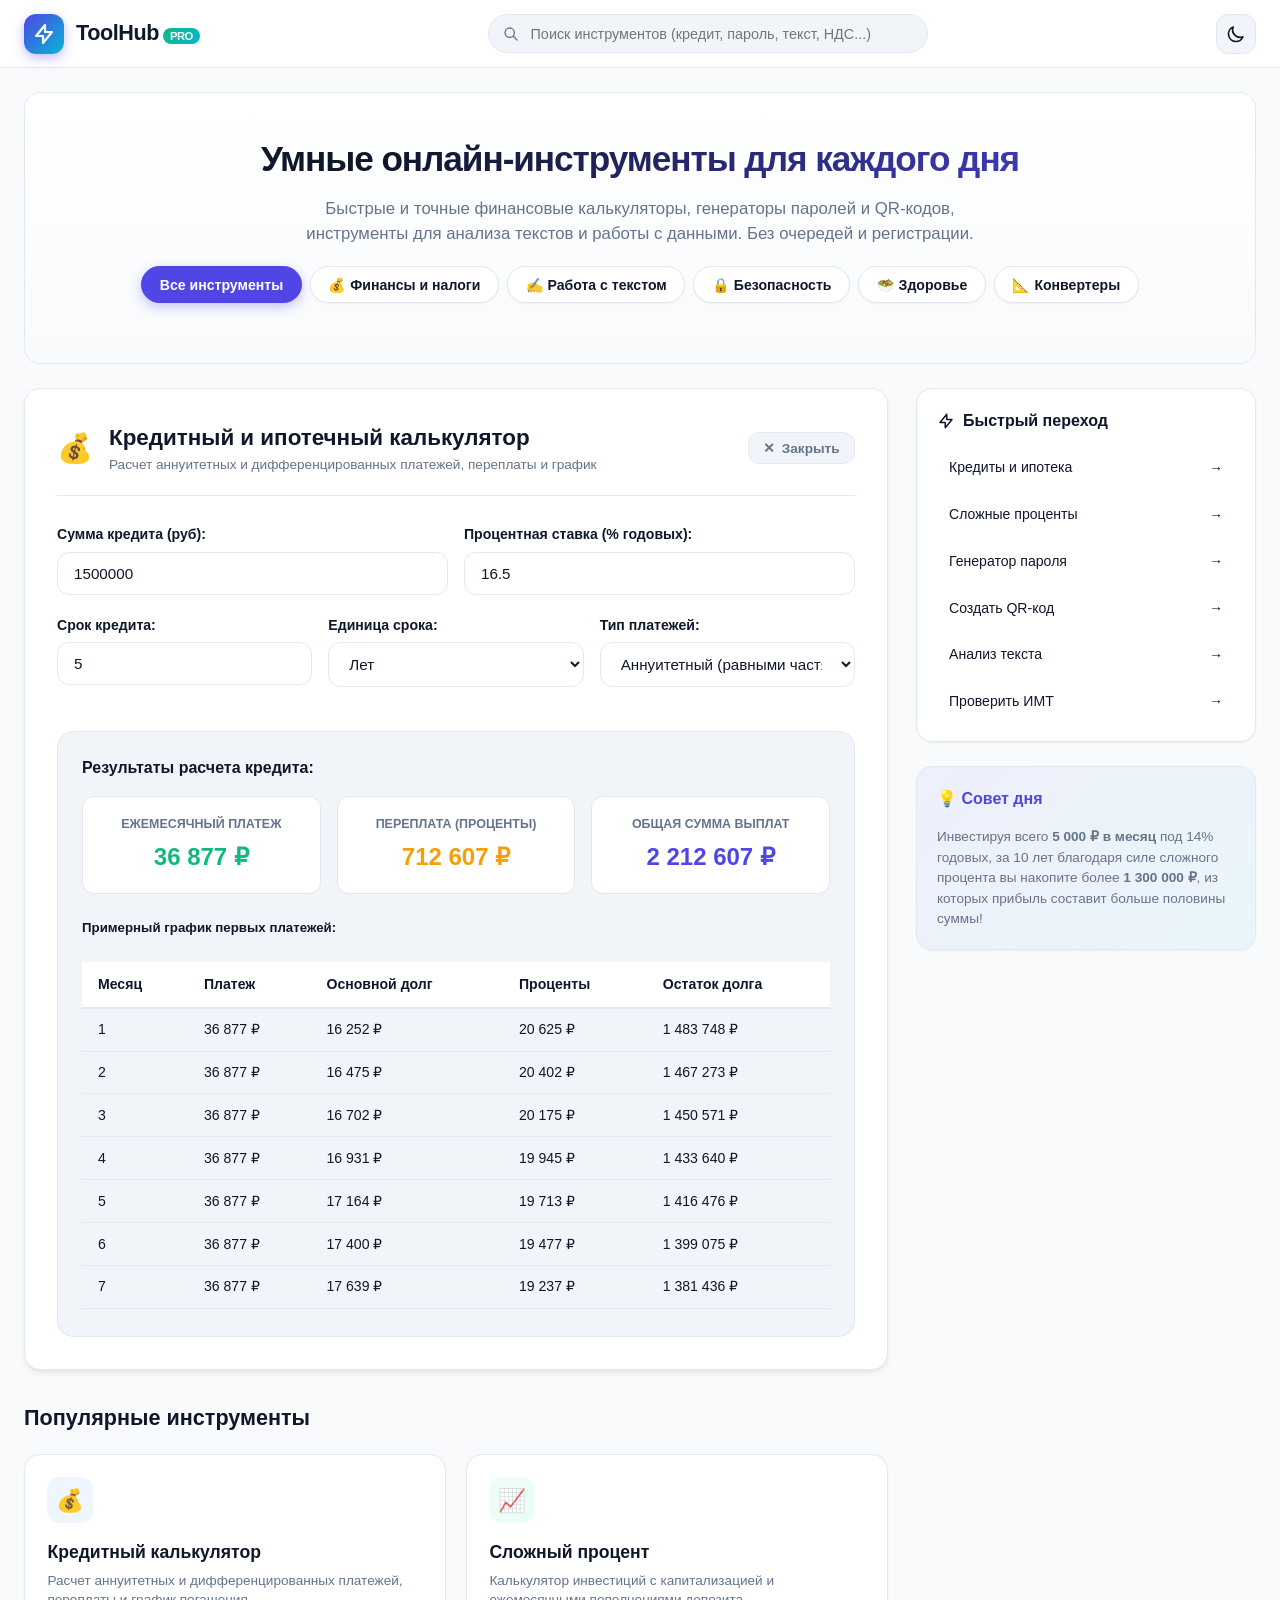
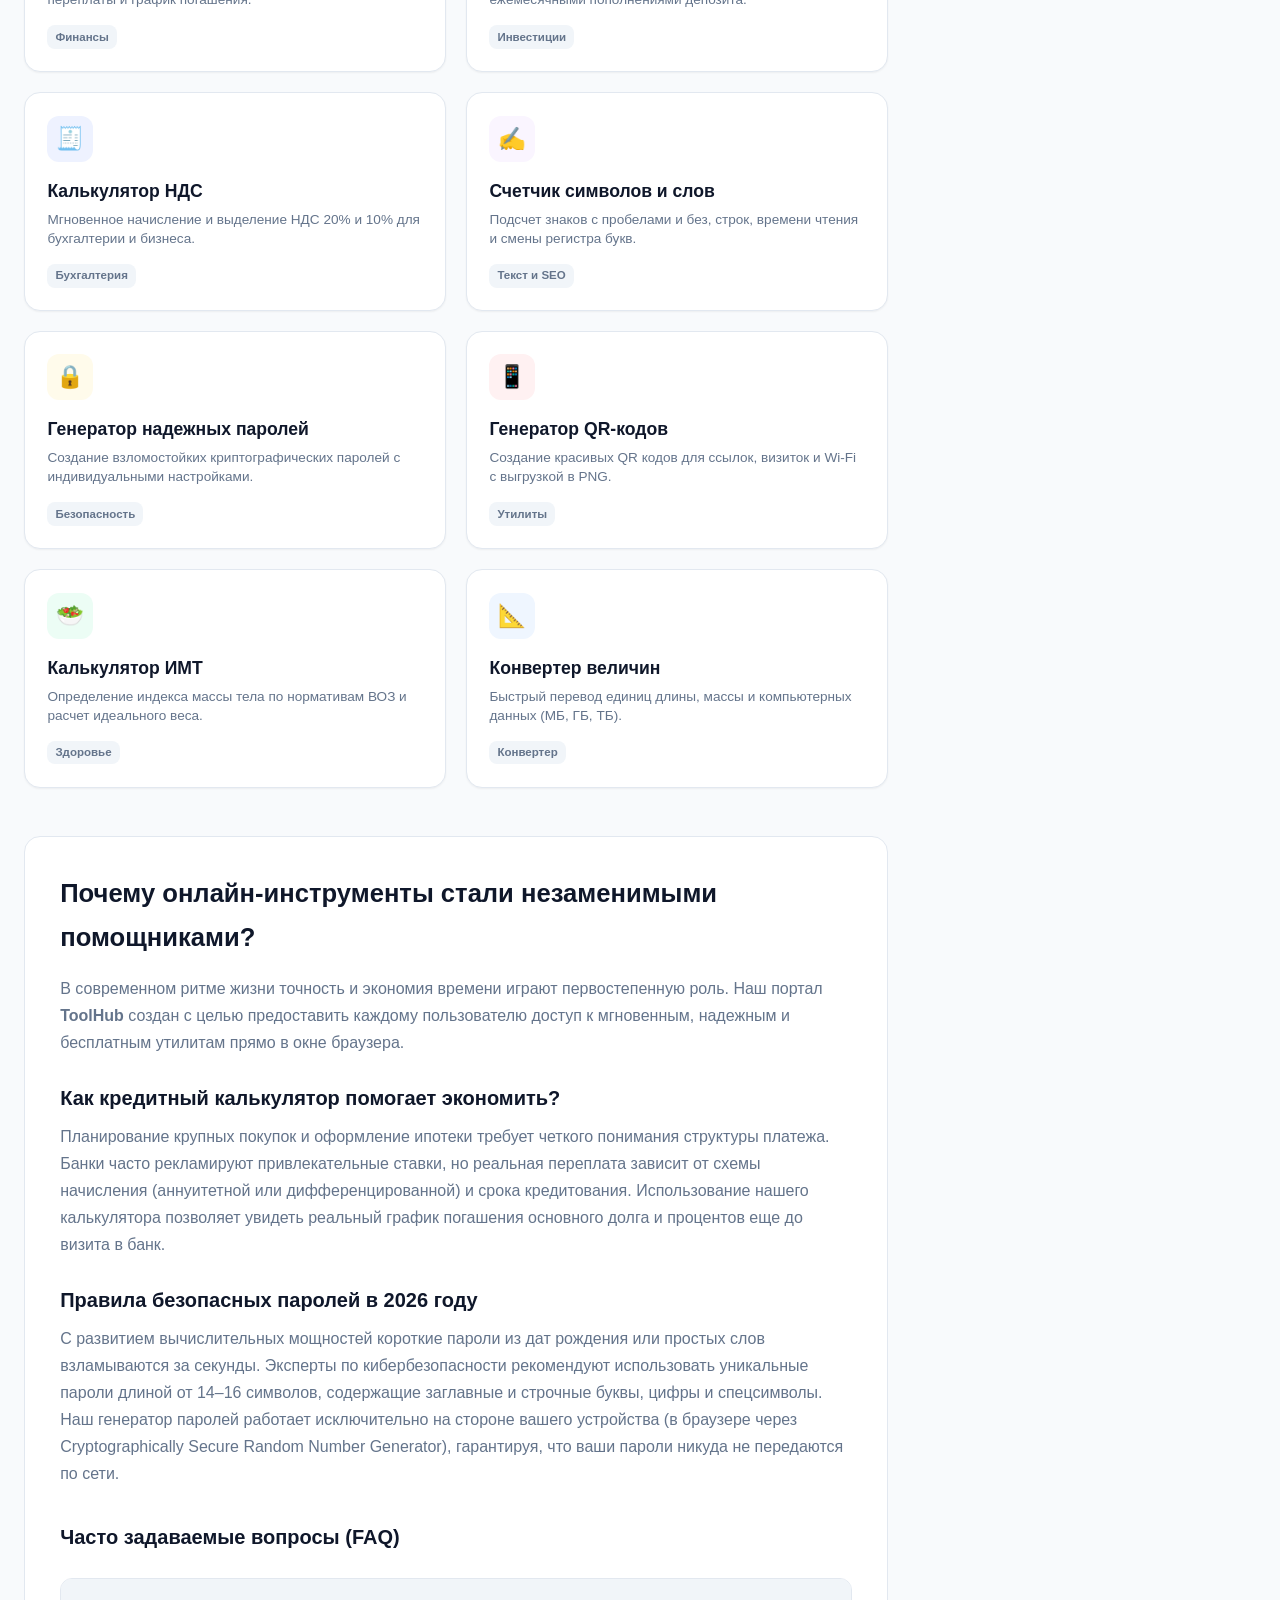
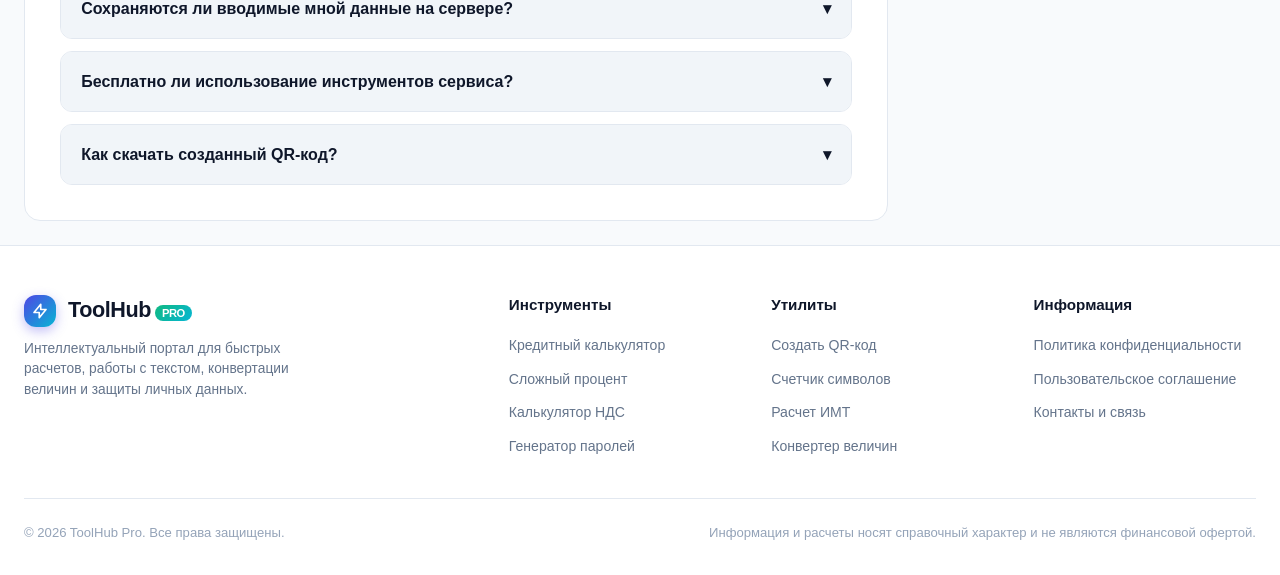
<file: index.html>
<!DOCTYPE html>
<html lang="ru" data-theme="light">
<head>
  <meta charset="UTF-8">
  <meta name="viewport" content="width=device-width, initial-scale=1.0">
  <title>ToolHub — Полезные онлайн калькуляторы и инструменты бесплатно</title>
  <meta name="description" content="Универсальный портал бесплатных онлайн-инструментов: кредитный калькулятор, сложный процент, расчет НДС, генератор надежных паролей, QR-код онлайн, подсчет символов и слов, калькулятор ИМТ.">
  <meta name="keywords" content="онлайн калькулятор, кредитный калькулятор, генератор паролей, подсчет символов, qr код онлайн, расчет ндс, сложный процент">
  <link rel="canonical" href="https://toolhubru.netlify.app/">
  
  <!-- Open Graph / Соцсети -->
  <meta property="og:type" content="website">
  <meta property="og:title" content="ToolHub — Полезные онлайн калькуляторы и инструменты">
  <meta property="og:description" content="Все популярные инструменты и калькуляторы в одном месте. Быстро, точно и без рекламы на весь экран.">
  <meta property="og:url" content="https://toolhubru.netlify.app/">

  <!-- Стили -->
  <link rel="stylesheet" href="css/style.css">

  <!-- Google AdSense -->
  <script async src="https://pagead2.googlesyndication.com/pagead/js/adsbygoogle.js?client=ca-pub-3663275754582793"
     crossorigin="anonymous"></script>

  <!-- Google Site Verification -->
  <meta name="google-site-verification" content="I2spP5wuBiaCLEjai1HdsvS7xEB3YKk5bXtyg-3AJss" />
</head>
<body>

  <!-- ======================================================================
       ШАПКА САЙТА (HEADER)
       ====================================================================== -->
  <header class="site-header">
    <div class="header-container">
      <a href="index.html" class="brand">
        <div class="brand-icon">
          <svg width="24" height="24" fill="none" stroke="currentColor" stroke-width="2.2" viewBox="0 0 24 24">
            <path stroke-linecap="round" stroke-linejoin="round" d="M13 10V3L4 14h7v7l9-11h-7z"/>
          </svg>
        </div>
        <div>ToolHub<span class="badge-pro">PRO</span></div>
      </a>

      <!-- Поисковая строка -->
      <div class="search-bar">
        <svg fill="none" stroke="currentColor" viewBox="0 0 24 24">
          <path stroke-linecap="round" stroke-linejoin="round" stroke-width="2" d="M21 21l-6-6m2-5a7 7 0 11-14 0 7 7 0 0114 0z"/>
        </svg>
        <input type="text" id="toolSearchInput" placeholder="Поиск инструментов (кредит, пароль, текст, НДС...)" aria-label="Поиск по инструментам">
      </div>

      <!-- Действия: переключатель тем -->
      <div class="header-actions">
        <button id="themeToggle" class="btn-icon" aria-label="Переключить тему оформления">
          <svg width="20" height="20" fill="none" stroke="currentColor" viewBox="0 0 24 24">
            <path stroke-linecap="round" stroke-linejoin="round" stroke-width="2" d="M20.354 15.354A9 9 0 018.646 3.646 9.003 9.003 0 0012 21a9.003 9.003 0 008.354-5.646z"/>
          </svg>
        </button>
      </div>
    </div>
  </header>

  <!-- ======================================================================
       ГЛАВНАЯ ОБЛАСТЬ
       ====================================================================== -->
  <main class="main-wrapper">

    <!-- Приветственный блок -->
    <section class="hero-banner">
      <h1>Умные онлайн-инструменты для каждого дня</h1>
      <p>Быстрые и точные финансовые калькуляторы, генераторы паролей и QR-кодов, инструменты для анализа текстов и работы с данными. Без очередей и регистрации.</p>
      
      <!-- Фильтры по категориям -->
      <div class="category-nav">
        <button class="cat-pill active" data-cat="all">Все инструменты</button>
        <button class="cat-pill" data-cat="finance">💰 Финансы и налоги</button>
        <button class="cat-pill" data-cat="text">✍️ Работа с текстом</button>
        <button class="cat-pill" data-cat="security">🔒 Безопасность</button>
        <button class="cat-pill" data-cat="health">🥗 Здоровье</button>
        <button class="cat-pill" data-cat="converters">📐 Конвертеры</button>
      </div>
    </section>

    <!-- Основная сетка: Контентная часть + Сайдбар -->
    <div class="layout-grid">
      
      <!-- Левая колонка: Каталог инструментов и активный рабочий экран -->
      <section class="content-column">

        <!-- ==============================================================
             РАБОЧАЯ ОБЛАСТЬ АКТИВНОГО ИНСТРУМЕНТА (ИНТЕРАКТИВНЫЙ ВИДЖЕТ)
             ============================================================== -->
        <div id="activeToolWorkspace" class="active-tool-workspace">
          <div class="workspace-header">
            <div class="workspace-title-group">
              <span id="activeToolIcon" style="font-size: 1.8rem;">⚙️</span>
              <div>
                <h2 id="activeToolTitle" style="font-size: 1.4rem; font-weight: 800;">Интерактивный инструмент</h2>
                <p id="activeToolSubtitle" style="font-size: 0.85rem; color: var(--text-muted);">Внесите параметры для мгновенного расчета</p>
              </div>
            </div>
            <button id="btnCloseTool" class="btn-close-tool" title="Закрыть панель">
              <span>✕</span> Закрыть
            </button>
          </div>

          <!-- ВИД 1: Кредитный и ипотечный калькулятор -->
          <div id="view-loan" class="tool-view" style="display: none;">
            <form id="loanForm" onsubmit="return false;">
              <div class="input-row">
                <div class="form-group">
                  <label class="form-label" for="loanAmount">Сумма кредита (руб):</label>
                  <input type="number" id="loanAmount" class="form-input" value="1500000" min="10000" step="10000">
                </div>
                <div class="form-group">
                  <label class="form-label" for="loanRate">Процентная ставка (% годовых):</label>
                  <input type="number" id="loanRate" class="form-input" value="16.5" min="0.1" max="100" step="0.1">
                </div>
              </div>
              <div class="input-row">
                <div class="form-group">
                  <label class="form-label" for="loanTerm">Срок кредита:</label>
                  <input type="number" id="loanTerm" class="form-input" value="5" min="1" max="50">
                </div>
                <div class="form-group">
                  <label class="form-label" for="loanTermType">Единица срока:</label>
                  <select id="loanTermType" class="form-select">
                    <option value="years">Лет</option>
                    <option value="months">Месяцев</option>
                  </select>
                </div>
                <div class="form-group">
                  <label class="form-label" for="loanType">Тип платежей:</label>
                  <select id="loanType" class="form-select">
                    <option value="annuity">Аннуитетный (равными частями)</option>
                    <option value="diff">Дифференцированный (на убывание)</option>
                  </select>
                </div>
              </div>
            </form>

            <div class="result-box">
              <h4 style="font-weight: 700;">Результаты расчета кредита:</h4>
              <div class="result-stat-grid">
                <div class="stat-card">
                  <div class="stat-label">Ежемесячный платеж</div>
                  <div class="stat-value highlight-green" id="loanResMonthly">0 ₽</div>
                </div>
                <div class="stat-card">
                  <div class="stat-label">Переплата (проценты)</div>
                  <div class="stat-value highlight-amber" id="loanResOverpayment">0 ₽</div>
                </div>
                <div class="stat-card">
                  <div class="stat-label">Общая сумма выплат</div>
                  <div class="stat-value" id="loanResTotal">0 ₽</div>
                </div>
              </div>

              <!-- Таблица графика выплат -->
              <h5 style="margin-top: 1.5rem; font-weight: 700;">Примерный график первых платежей:</h5>
              <div class="table-responsive">
                <table class="custom-table">
                  <thead>
                    <tr>
                      <th>Месяц</th>
                      <th>Платеж</th>
                      <th>Основной долг</th>
                      <th>Проценты</th>
                      <th>Остаток долга</th>
                    </tr>
                  </thead>
                  <tbody id="loanScheduleBody"></tbody>
                </table>
              </div>
            </div>
          </div>

          <!-- ВИД 2: Калькулятор сложного процента -->
          <div id="view-compound" class="tool-view" style="display: none;">
            <form id="compoundForm" onsubmit="return false;">
              <div class="input-row">
                <div class="form-group">
                  <label class="form-label" for="compInitial">Начальный депозит (руб):</label>
                  <input type="number" id="compInitial" class="form-input" value="100000" min="0" step="5000">
                </div>
                <div class="form-group">
                  <label class="form-label" for="compMonthly">Ежемесячное пополнение (руб):</label>
                  <input type="number" id="compMonthly" class="form-input" value="10000" min="0" step="1000">
                </div>
              </div>
              <div class="input-row">
                <div class="form-group">
                  <label class="form-label" for="compRate">Доходность (% годовых):</label>
                  <input type="number" id="compRate" class="form-input" value="14" min="0.1" max="100" step="0.5">
                </div>
                <div class="form-group">
                  <label class="form-label" for="compYears">Срок инвестирования (лет):</label>
                  <input type="number" id="compYears" class="form-input" value="5" min="1" max="40">
                </div>
              </div>
            </form>

            <div class="result-box">
              <h4 style="font-weight: 700;">Прогноз роста капитала:</h4>
              <div class="result-stat-grid">
                <div class="stat-card">
                  <div class="stat-label">Итоговый капитал</div>
                  <div class="stat-value highlight-green" id="compResTotal">0 ₽</div>
                </div>
                <div class="stat-card">
                  <div class="stat-label">Вложено своих денег</div>
                  <div class="stat-value" id="compResInvested">0 ₽</div>
                </div>
                <div class="stat-card">
                  <div class="stat-label">Доход от процентов</div>
                  <div class="stat-value highlight-amber" id="compResInterest">0 ₽</div>
                </div>
              </div>
            </div>
          </div>

          <!-- ВИД 3: Калькулятор НДС -->
          <div id="view-vat" class="tool-view" style="display: none;">
            <form id="vatForm" onsubmit="return false;">
              <div class="input-row">
                <div class="form-group">
                  <label class="form-label" for="vatAmount">Сумма (руб):</label>
                  <input type="number" id="vatAmount" class="form-input" value="100000" min="1" step="1000">
                </div>
                <div class="form-group">
                  <label class="form-label" for="vatRate">Ставка НДС:</label>
                  <select id="vatRate" class="form-select">
                    <option value="20">20% (Стандартная ставка в РФ)</option>
                    <option value="10">10% (Льготная ставка)</option>
                  </select>
                </div>
              </div>
              <div class="checkbox-group">
                <label class="custom-checkbox">
                  <input type="radio" name="vatMode" value="add" checked> Начислить НДС на сумму
                </label>
                <label class="custom-checkbox">
                  <input type="radio" name="vatMode" value="extract"> Выделить НДС из суммы
                </label>
              </div>
            </form>

            <div class="result-box">
              <h4 style="font-weight: 700;">Расчет НДС:</h4>
              <div class="result-stat-grid">
                <div class="stat-card">
                  <div class="stat-label">Сумма НДС</div>
                  <div class="stat-value highlight-amber" id="vatResVat">0 ₽</div>
                </div>
                <div class="stat-card">
                  <div class="stat-label">Сумма без НДС</div>
                  <div class="stat-value" id="vatResNet">0 ₽</div>
                </div>
                <div class="stat-card">
                  <div class="stat-label">Итого с НДС</div>
                  <div class="stat-value highlight-green" id="vatResGross">0 ₽</div>
                </div>
              </div>
            </div>
          </div>

          <!-- ВИД 4: Анализ и форматирование текста -->
          <div id="view-text" class="tool-view" style="display: none;">
            <div class="form-group">
              <label class="form-label" for="textInput">Введите или вставьте текст:</label>
              <textarea id="textInput" class="form-textarea" rows="7" placeholder="Начните печатать или вставьте любой текст для подсчета символов, слов и анализа..."></textarea>
            </div>
            <div style="display: flex; gap: 0.5rem; flex-wrap: wrap; margin-bottom: 1.25rem;">
              <button class="btn-secondary" id="btnTextUpper">В ВЕРХНИЙ РЕГИСТР</button>
              <button class="btn-secondary" id="btnTextLower">в нижний регистр</button>
              <button class="btn-secondary" id="btnTextCapitalize">С Заглавной Буквы</button>
              <button class="btn-secondary" id="btnTextClean">Удалить лишние пробелы</button>
              <button class="btn-primary" id="btnTextCopy">Копировать текст</button>
            </div>

            <div class="result-box">
              <h4 style="font-weight: 700;">Статистика текста в реальном времени:</h4>
              <div class="result-stat-grid">
                <div class="stat-card">
                  <div class="stat-label">Символов (с пробелами)</div>
                  <div class="stat-value" id="statChars">0</div>
                </div>
                <div class="stat-card">
                  <div class="stat-label">Символов (без пробелов)</div>
                  <div class="stat-value highlight-green" id="statCharsNoSpace">0</div>
                </div>
                <div class="stat-card">
                  <div class="stat-label">Количество слов</div>
                  <div class="stat-value highlight-amber" id="statWords">0</div>
                </div>
                <div class="stat-card">
                  <div class="stat-label">Количество строк</div>
                  <div class="stat-value" id="statLines">0</div>
                </div>
                <div class="stat-card">
                  <div class="stat-label">Предложений</div>
                  <div class="stat-value" id="statSentences">0</div>
                </div>
                <div class="stat-card">
                  <div class="stat-label">Время на чтение</div>
                  <div class="stat-value" id="statReadTime">0 мин</div>
                </div>
              </div>
            </div>
          </div>

          <!-- ВИД 5: Генератор безопасных паролей -->
          <div id="view-password" class="tool-view" style="display: none;">
            <div class="form-group">
              <label class="form-label">Длина пароля: <span id="passLengthVal" style="font-weight: 800; color: var(--primary);">16</span> символов</label>
              <input type="range" id="passLength" class="form-range" min="6" max="32" value="16">
            </div>

            <div class="checkbox-group" id="passOptions">
              <label class="custom-checkbox">
                <input type="checkbox" id="passUpper" checked> Прописные буквы (A-Z)
              </label>
              <label class="custom-checkbox">
                <input type="checkbox" id="passLower" checked> Строчные буквы (a-z)
              </label>
              <label class="custom-checkbox">
                <input type="checkbox" id="passDigits" checked> Цифры (0-9)
              </label>
              <label class="custom-checkbox">
                <input type="checkbox" id="passSymbols" checked> Спецсимволы (!@#$%^&*)
              </label>
              <label class="custom-checkbox">
                <input type="checkbox" id="passAvoidSimilar" checked> Исключать похожие (0, O, l, 1, I)
              </label>
            </div>

            <div class="form-group" style="margin-top: 1.5rem;">
              <label class="form-label">Сгенерированный пароль:</label>
              <div style="display: flex; gap: 0.5rem;">
                <input type="text" id="passResult" class="form-input" readonly style="font-family: var(--font-mono); font-size: 1.1rem; font-weight: 700; letter-spacing: 0.05em;">
                <button class="btn-primary" id="btnCopyPass" title="Копировать">Копировать</button>
                <button class="btn-secondary" id="btnGeneratePass" title="Обновить">↻ Новый</button>
              </div>
              <div class="password-strength-bar">
                <div id="passStrengthFill" class="password-strength-fill"></div>
              </div>
              <div id="passStrengthText" style="font-size: 0.8rem; font-weight: 600; margin-top: 0.35rem; color: var(--accent-green);">Очень надежный пароль</div>
            </div>
          </div>

          <!-- ВИД 6: Генератор QR-кодов -->
          <div id="view-qr" class="tool-view" style="display: none;">
            <div class="form-group">
              <label class="form-label" for="qrText">Текст или ссылка (URL) для QR-кода:</label>
              <input type="text" id="qrText" class="form-input" value="https://google.com" placeholder="https://ваш-сайт.рф или любой текст">
            </div>
            <div class="input-row">
              <div class="form-group">
                <label class="form-label" for="qrColor">Цвет кода:</label>
                <input type="color" id="qrColor" class="form-input" value="#0f172a" style="height: 44px; padding: 4px; cursor: pointer;">
              </div>
              <div class="form-group">
                <label class="form-label" for="qrBg">Цвет фона:</label>
                <input type="color" id="qrBg" class="form-input" value="#ffffff" style="height: 44px; padding: 4px; cursor: pointer;">
              </div>
            </div>

            <div class="qr-preview-box">
              <canvas id="qrCanvas"></canvas>
              <div style="margin-top: 1rem;">
                <button class="btn-primary" id="btnDownloadQr">⬇ Скачать QR-код (PNG)</button>
              </div>
            </div>
          </div>

          <!-- ВИД 7: Калькулятор ИМТ -->
          <div id="view-bmi" class="tool-view" style="display: none;">
            <div class="input-row">
              <div class="form-group">
                <label class="form-label" for="bmiHeight">Рост (в сантиметрах):</label>
                <input type="number" id="bmiHeight" class="form-input" value="175" min="100" max="250">
              </div>
              <div class="form-group">
                <label class="form-label" for="bmiWeight">Вес (в килограммах):</label>
                <input type="number" id="bmiWeight" class="form-input" value="70" min="30" max="300">
              </div>
            </div>

            <div class="result-box">
              <h4 style="font-weight: 700;">Результаты оценки массы тела (ВОЗ):</h4>
              <div class="result-stat-grid">
                <div class="stat-card">
                  <div class="stat-label">Индекс массы тела (ИМТ)</div>
                  <div class="stat-value highlight-green" id="bmiResValue">22.9</div>
                </div>
                <div class="stat-card">
                  <div class="stat-label">Категория веса</div>
                  <div class="stat-value" id="bmiResStatus" style="font-size: 1.15rem;">Нормальный вес</div>
                </div>
                <div class="stat-card">
                  <div class="stat-label">Рекомендуемый здоровый диапазон</div>
                  <div class="stat-value" id="bmiResRange" style="font-size: 1.15rem; color: var(--text-main);">56.7 — 76.3 кг</div>
                </div>
              </div>
            </div>
          </div>

          <!-- ВИД 8: Конвертер величин -->
          <div id="view-converter" class="tool-view" style="display: none;">
            <div class="form-group">
              <label class="form-label" for="unitType">Тип величины:</label>
              <select id="unitType" class="form-select">
                <option value="length">Длина и расстояние</option>
                <option value="weight">Масса и вес</option>
                <option value="data">Цифровые данные (байты, МБ, ГБ)</option>
              </select>
            </div>
            <div class="input-row">
              <div class="form-group">
                <label class="form-label" for="unitValInput">Исходное значение:</label>
                <input type="number" id="unitValInput" class="form-input" value="100" step="any">
              </div>
              <div class="form-group">
                <label class="form-label" for="unitFrom">Из единицы:</label>
                <select id="unitFrom" class="form-select"></select>
              </div>
              <div class="form-group">
                <label class="form-label" for="unitTo">В единицу:</label>
                <select id="unitTo" class="form-select"></select>
              </div>
              <div class="form-group">
                <label class="form-label" for="unitValOutput">Результат перевода:</label>
                <input type="text" id="unitValOutput" class="form-input" readonly style="font-weight: 800; color: var(--primary);">
              </div>
            </div>
          </div>

        </div>

        <!-- КАТАЛОГ ВСЕХ ДОСТУПНЫХ ИНСТРУМЕНТОВ -->
        <h2 style="font-size: 1.35rem; font-weight: 800; margin-bottom: 1.25rem;">Популярные инструменты</h2>
        
        <div class="tools-grid">

          <!-- Карточка 1: Кредитный калькулятор -->
          <div class="tool-card" data-cat="finance" data-tool="loan">
            <div class="tool-card-icon icon-blue">💰</div>
            <h3>Кредитный калькулятор</h3>
            <p>Расчет аннуитетных и дифференцированных платежей, переплаты и график погашения.</p>
            <span class="badge">Финансы</span>
          </div>

          <!-- Карточка 2: Сложный процент -->
          <div class="tool-card" data-cat="finance" data-tool="compound">
            <div class="tool-card-icon icon-green">📈</div>
            <h3>Сложный процент</h3>
            <p>Калькулятор инвестиций с капитализацией и ежемесячными пополнениями депозита.</p>
            <span class="badge">Инвестиции</span>
          </div>

          <!-- Карточка 3: Расчет НДС -->
          <div class="tool-card" data-cat="finance" data-tool="vat">
            <div class="tool-card-icon icon-indigo">🧾</div>
            <h3>Калькулятор НДС</h3>
            <p>Мгновенное начисление и выделение НДС 20% и 10% для бухгалтерии и бизнеса.</p>
            <span class="badge">Бухгалтерия</span>
          </div>

          <!-- Карточка 4: Анализ текста -->
          <div class="tool-card" data-cat="text" data-tool="text">
            <div class="tool-card-icon icon-purple">✍️</div>
            <h3>Счетчик символов и слов</h3>
            <p>Подсчет знаков с пробелами и без, строк, времени чтения и смены регистра букв.</p>
            <span class="badge">Текст и SEO</span>
          </div>

          <!-- Карточка 5: Генератор паролей -->
          <div class="tool-card" data-cat="security" data-tool="password">
            <div class="tool-card-icon icon-amber">🔒</div>
            <h3>Генератор надежных паролей</h3>
            <p>Создание взломостойких криптографических паролей с индивидуальными настройками.</p>
            <span class="badge">Безопасность</span>
          </div>

          <!-- Карточка 6: QR-код генератор -->
          <div class="tool-card" data-cat="security" data-tool="qr">
            <div class="tool-card-icon icon-rose">📱</div>
            <h3>Генератор QR-кодов</h3>
            <p>Создание красивых QR кодов для ссылок, визиток и Wi-Fi с выгрузкой в PNG.</p>
            <span class="badge">Утилиты</span>
          </div>

          <!-- Карточка 7: Калькулятор ИМТ -->
          <div class="tool-card" data-cat="health" data-tool="bmi">
            <div class="tool-card-icon icon-green">🥗</div>
            <h3>Калькулятор ИМТ</h3>
            <p>Определение индекса массы тела по нормативам ВОЗ и расчет идеального веса.</p>
            <span class="badge">Здоровье</span>
          </div>

          <!-- Карточка 8: Конвертер величин -->
          <div class="tool-card" data-cat="converters" data-tool="converter">
            <div class="tool-card-icon icon-blue">📐</div>
            <h3>Конвертер величин</h3>
            <p>Быстрый перевод единиц длины, массы и компьютерных данных (МБ, ГБ, ТБ).</p>
            <span class="badge">Конвертер</span>
          </div>

        </div>

        <!-- ==============================================================
             SEO-СТАТЬИ И FAQ (НЕОБХОДИМЫ ДЛЯ ПРОХОЖДЕНИЯ МОДЕРАЦИИ В РСЯ / ADSENSE)
             ============================================================== -->
        <article class="seo-content-section">
          <h2>Почему онлайн-инструменты стали незаменимыми помощниками?</h2>
          <p>В современном ритме жизни точность и экономия времени играют первостепенную роль. Наш портал <strong>ToolHub</strong> создан с целью предоставить каждому пользователю доступ к мгновенным, надежным и бесплатным утилитам прямо в окне браузера.</p>

          <h3>Как кредитный калькулятор помогает экономить?</h3>
          <p>Планирование крупных покупок и оформление ипотеки требует четкого понимания структуры платежа. Банки часто рекламируют привлекательные ставки, но реальная переплата зависит от схемы начисления (аннуитетной или дифференцированной) и срока кредитования. Использование нашего калькулятора позволяет увидеть реальный график погашения основного долга и процентов еще до визита в банк.</p>

          <h3>Правила безопасных паролей в 2026 году</h3>
          <p>С развитием вычислительных мощностей короткие пароли из дат рождения или простых слов взламываются за секунды. Эксперты по кибербезопасности рекомендуют использовать уникальные пароли длиной от 14–16 символов, содержащие заглавные и строчные буквы, цифры и спецсимволы. Наш генератор паролей работает исключительно на стороне вашего устройства (в браузере через Cryptographically Secure Random Number Generator), гарантируя, что ваши пароли никуда не передаются по сети.</p>

          <!-- Часто задаваемые вопросы (FAQ) -->
          <h3 style="margin-top: 2rem;">Часто задаваемые вопросы (FAQ)</h3>
          <div class="faq-list">
            <div class="faq-item">
              <div class="faq-question">
                <span>Сохраняются ли вводимые мной данные на сервере?</span>
                <span>▾</span>
              </div>
              <div class="faq-answer">
                Нет. Все калькуляторы и утилиты работают полностью на стороне вашего браузера с использованием JavaScript. Никакие введенные суммы, пароли или тексты не отправляются на наши серверы.
              </div>
            </div>

            <div class="faq-item">
              <div class="faq-question">
                <span>Бесплатно ли использование инструментов сервиса?</span>
                <span>▾</span>
              </div>
              <div class="faq-answer">
                Да, портал ToolHub на 100% бесплатен для всех пользователей без скрытых комиссий, подписок и ограничений по количеству расчетов.
              </div>
            </div>

            <div class="faq-item">
              <div class="faq-question">
                <span>Как скачать созданный QR-код?</span>
                <span>▾</span>
              </div>
              <div class="faq-answer">
                После ввода текста или ссылки в генераторе QR-кода нажмите на кнопку «Скачать QR-код (PNG)», и файл высокого разрешения моментально сохранится на ваше устройство.
              </div>
            </div>
          </div>
        </article>

      </section>

      <!-- Правая колонка: Липкий сайдбар с виджетами -->
      <aside class="sidebar">

        <!-- Виджет быстрых ссылок -->
        <div class="sidebar-card">
          <h4>
            <svg width="18" height="18" fill="none" stroke="currentColor" viewBox="0 0 24 24">
              <path stroke-linecap="round" stroke-linejoin="round" stroke-width="2" d="M13 10V3L4 14h7v7l9-11h-7z"/>
            </svg>
            Быстрый переход
          </h4>
          <ul class="quick-links-list">
            <li><a href="javascript:void(0)" onclick="openTool('loan')">Кредиты и ипотека <span>→</span></a></li>
            <li><a href="javascript:void(0)" onclick="openTool('compound')">Сложные проценты <span>→</span></a></li>
            <li><a href="javascript:void(0)" onclick="openTool('password')">Генератор пароля <span>→</span></a></li>
            <li><a href="javascript:void(0)" onclick="openTool('qr')">Создать QR-код <span>→</span></a></li>
            <li><a href="javascript:void(0)" onclick="openTool('text')">Анализ текста <span>→</span></a></li>
            <li><a href="javascript:void(0)" onclick="openTool('bmi')">Проверить ИМТ <span>→</span></a></li>
          </ul>
        </div>

        <!-- Виджет полезного совета -->
        <div class="sidebar-card" style="background: linear-gradient(135deg, rgba(79,70,229,0.06), rgba(6,182,212,0.06));">
          <h4 style="color: var(--primary);">
            💡 Совет дня
          </h4>
          <p style="font-size: 0.85rem; color: var(--text-muted); line-height: 1.5;">
            Инвестируя всего <strong>5 000 ₽ в месяц</strong> под 14% годовых, за 10 лет благодаря силе сложного процента вы накопите более <strong>1 300 000 ₽</strong>, из которых прибыль составит больше половины суммы!
          </p>
        </div>

      </aside>

    </div>

  </main>

  <!-- ======================================================================
       ПОДВАЛ САЙТА (FOOTER)
       ====================================================================== -->
  <footer class="site-footer">
    <div class="footer-container">
      <div class="footer-col">
        <div class="brand" style="margin-bottom: 0.75rem;">
          <div class="brand-icon" style="width: 32px; height: 32px;">
            <svg width="18" height="18" fill="none" stroke="currentColor" stroke-width="2.2" viewBox="0 0 24 24">
              <path stroke-linecap="round" stroke-linejoin="round" d="M13 10V3L4 14h7v7l9-11h-7z"/>
            </svg>
          </div>
          <div>ToolHub<span class="badge-pro">PRO</span></div>
        </div>
        <p style="font-size: 0.86rem; color: var(--text-muted); max-width: 320px;">
          Интеллектуальный портал для быстрых расчетов, работы с текстом, конвертации величин и защиты личных данных.
        </p>
      </div>

      <div class="footer-col">
        <h5>Инструменты</h5>
        <ul class="footer-links">
          <li><a href="javascript:void(0)" onclick="openTool('loan')">Кредитный калькулятор</a></li>
          <li><a href="javascript:void(0)" onclick="openTool('compound')">Сложный процент</a></li>
          <li><a href="javascript:void(0)" onclick="openTool('vat')">Калькулятор НДС</a></li>
          <li><a href="javascript:void(0)" onclick="openTool('password')">Генератор паролей</a></li>
        </ul>
      </div>

      <div class="footer-col">
        <h5>Утилиты</h5>
        <ul class="footer-links">
          <li><a href="javascript:void(0)" onclick="openTool('qr')">Создать QR-код</a></li>
          <li><a href="javascript:void(0)" onclick="openTool('text')">Счетчик символов</a></li>
          <li><a href="javascript:void(0)" onclick="openTool('bmi')">Расчет ИМТ</a></li>
          <li><a href="javascript:void(0)" onclick="openTool('converter')">Конвертер величин</a></li>
        </ul>
      </div>

      <div class="footer-col">
        <h5>Информация</h5>
        <ul class="footer-links">
          <li><a href="privacy.html">Политика конфиденциальности</a></li>
          <li><a href="terms.html">Пользовательское соглашение</a></li>
          <li><a href="contact.html">Контакты и связь</a></li>
        </ul>
      </div>
    </div>

    <div class="footer-bottom">
      <div>© 2026 ToolHub Pro. Все права защищены.</div>
      <div>Информация и расчеты носят справочный характер и не являются финансовой офертой.</div>
    </div>
  </footer>

  <!-- Скрипты сайта -->
  <script src="js/app.js"></script>
</body>
</html>
</file>
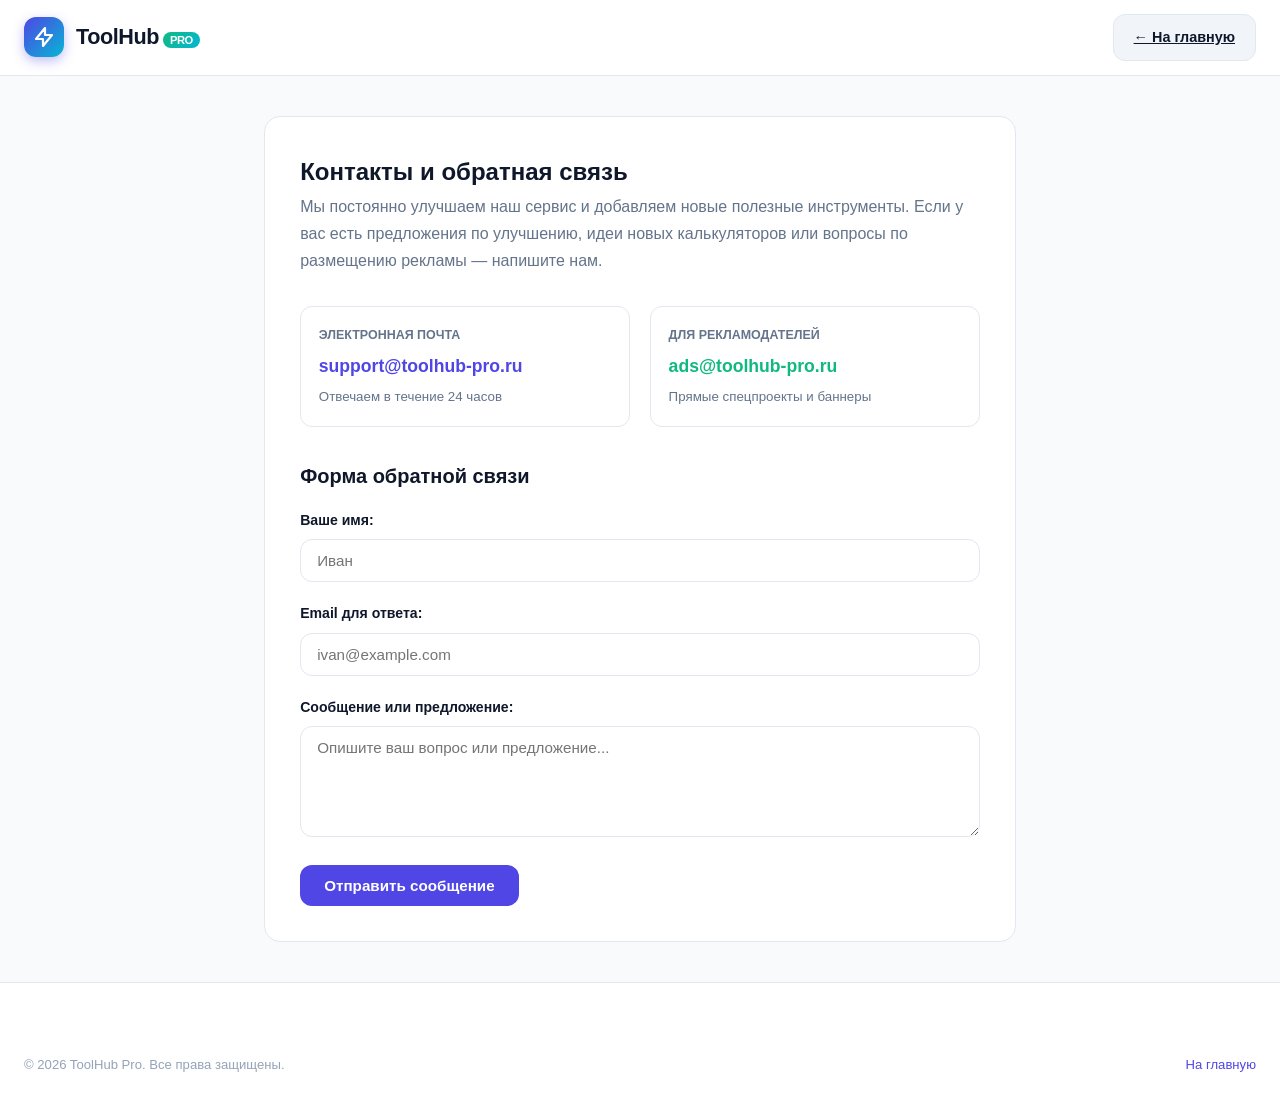
<file: contact.html>
<!DOCTYPE html>
<html lang="ru" data-theme="light">
<head>
  <meta charset="UTF-8">
  <meta name="viewport" content="width=device-width, initial-scale=1.0">
  <title>Контакты и обратная связь — ToolHub</title>
  <meta name="description" content="Свяжитесь с командой разработчиков портала ToolHub для предложений, сообщений об ошибках и сотрудничества.">
  <link rel="stylesheet" href="css/style.css">
</head>
<body>
  <header class="site-header">
    <div class="header-container">
      <a href="index.html" class="brand">
        <div class="brand-icon">
          <svg width="24" height="24" fill="none" stroke="currentColor" stroke-width="2.2" viewBox="0 0 24 24">
            <path stroke-linecap="round" stroke-linejoin="round" d="M13 10V3L4 14h7v7l9-11h-7z"/>
          </svg>
        </div>
        <div>ToolHub<span class="badge-pro">PRO</span></div>
      </a>
      <div class="header-actions">
        <a href="index.html" class="btn-secondary">← На главную</a>
      </div>
    </div>
  </header>

  <main class="main-wrapper" style="max-width: 800px; padding: 2.5rem 1.5rem;">
    <article class="seo-content-section" style="margin-top: 0;">
      <h1>Контакты и обратная связь</h1>
      <p>Мы постоянно улучшаем наш сервис и добавляем новые полезные инструменты. Если у вас есть предложения по улучшению, идеи новых калькуляторов или вопросы по размещению рекламы — напишите нам.</p>

      <div style="display: grid; grid-template-columns: repeat(auto-fit, minmax(220px, 1fr)); gap: 1.25rem; margin: 2rem 0;">
        <div class="stat-card" style="text-align: left;">
          <div class="stat-label">Электронная почта</div>
          <div style="font-size: 1.1rem; font-weight: 700; color: var(--primary); margin-top: 0.35rem;">
            support@toolhub-pro.ru
          </div>
          <small style="color: var(--text-muted); display: block; margin-top: 0.25rem;">Отвечаем в течение 24 часов</small>
        </div>

        <div class="stat-card" style="text-align: left;">
          <div class="stat-label">Для рекламодателей</div>
          <div style="font-size: 1.1rem; font-weight: 700; color: var(--accent-green); margin-top: 0.35rem;">
            ads@toolhub-pro.ru
          </div>
          <small style="color: var(--text-muted); display: block; margin-top: 0.25rem;">Прямые спецпроекты и баннеры</small>
        </div>
      </div>

      <h3>Форма обратной связи</h3>
      <form onsubmit="event.preventDefault(); alert('Спасибо! Ваше сообщение отправлено.'); this.reset();" style="margin-top: 1rem;">
        <div class="form-group">
          <label class="form-label" for="contactName">Ваше имя:</label>
          <input type="text" id="contactName" class="form-input" placeholder="Иван" required>
        </div>
        <div class="form-group">
          <label class="form-label" for="contactEmail">Email для ответа:</label>
          <input type="email" id="contactEmail" class="form-input" placeholder="ivan@example.com" required>
        </div>
        <div class="form-group">
          <label class="form-label" for="contactMsg">Сообщение или предложение:</label>
          <textarea id="contactMsg" class="form-textarea" rows="5" placeholder="Опишите ваш вопрос или предложение..." required></textarea>
        </div>
        <button type="submit" class="btn-primary">Отправить сообщение</button>
      </form>
    </article>
  </main>

  <footer class="site-footer">
    <div class="footer-bottom" style="border: none;">
      <div>© 2026 ToolHub Pro. Все права защищены.</div>
      <div><a href="index.html" style="color: var(--primary); text-decoration: none;">На главную</a></div>
    </div>
  </footer>
</body>
</html>
</file>
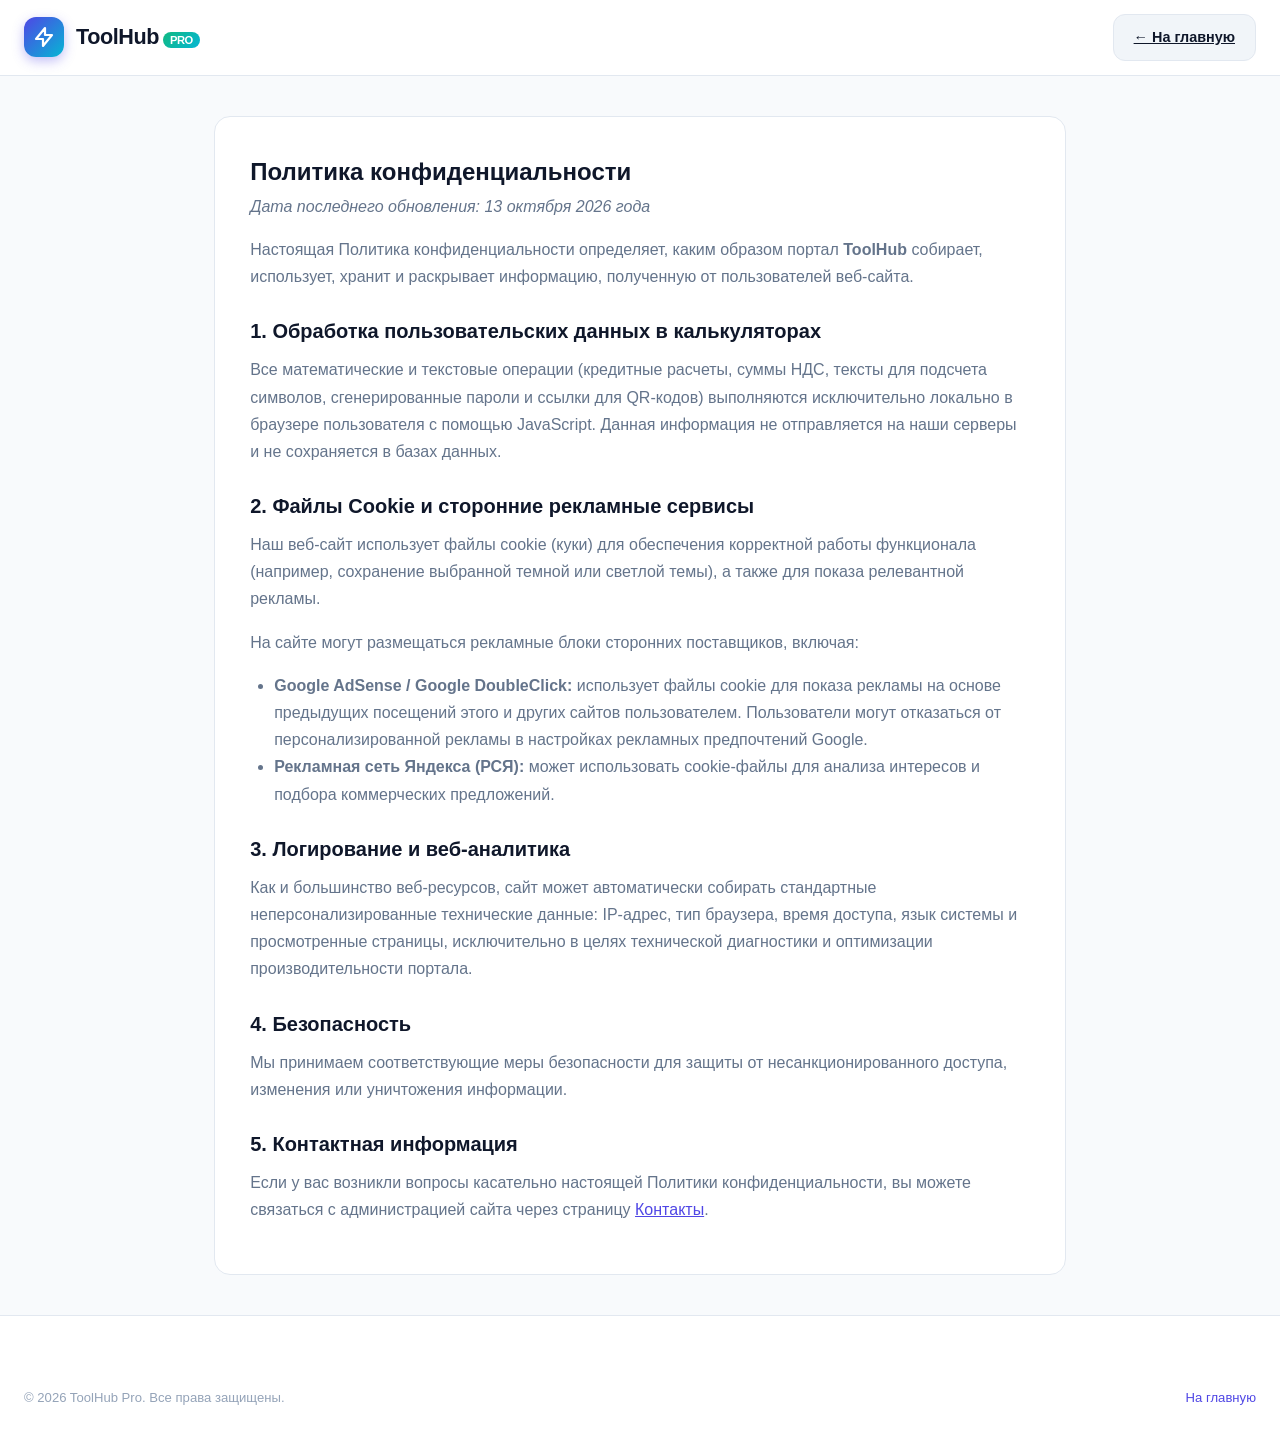
<file: privacy.html>
<!DOCTYPE html>
<html lang="ru" data-theme="light">
<head>
  <meta charset="UTF-8">
  <meta name="viewport" content="width=device-width, initial-scale=1.0">
  <title>Политика конфиденциальности — ToolHub</title>
  <meta name="description" content="Политика конфиденциальности и обработки персональных данных портала ToolHub. Информация о файлах cookie и рекламных сетях.">
  <link rel="stylesheet" href="css/style.css">
</head>
<body>
  <header class="site-header">
    <div class="header-container">
      <a href="index.html" class="brand">
        <div class="brand-icon">
          <svg width="24" height="24" fill="none" stroke="currentColor" stroke-width="2.2" viewBox="0 0 24 24">
            <path stroke-linecap="round" stroke-linejoin="round" d="M13 10V3L4 14h7v7l9-11h-7z"/>
          </svg>
        </div>
        <div>ToolHub<span class="badge-pro">PRO</span></div>
      </a>
      <div class="header-actions">
        <a href="index.html" class="btn-secondary">← На главную</a>
      </div>
    </div>
  </header>

  <main class="main-wrapper" style="max-width: 900px; padding: 2.5rem 1.5rem;">
    <article class="seo-content-section" style="margin-top: 0;">
      <h1>Политика конфиденциальности</h1>
      <p><em>Дата последнего обновления: 13 октября 2026 года</em></p>

      <p>Настоящая Политика конфиденциальности определяет, каким образом портал <strong>ToolHub</strong> собирает, использует, хранит и раскрывает информацию, полученную от пользователей веб-сайта.</p>

      <h3>1. Обработка пользовательских данных в калькуляторах</h3>
      <p>Все математические и текстовые операции (кредитные расчеты, суммы НДС, тексты для подсчета символов, сгенерированные пароли и ссылки для QR-кодов) выполняются исключительно локально в браузере пользователя с помощью JavaScript. Данная информация не отправляется на наши серверы и не сохраняется в базах данных.</p>

      <h3>2. Файлы Cookie и сторонние рекламные сервисы</h3>
      <p>Наш веб-сайт использует файлы cookie (куки) для обеспечения корректной работы функционала (например, сохранение выбранной темной или светлой темы), а также для показа релевантной рекламы.</p>
      <p>На сайте могут размещаться рекламные блоки сторонних поставщиков, включая:</p>
      <ul style="margin-left: 1.5rem; margin-bottom: 1rem; color: var(--text-muted);">
        <li><strong>Google AdSense / Google DoubleClick:</strong> использует файлы cookie для показа рекламы на основе предыдущих посещений этого и других сайтов пользователем. Пользователи могут отказаться от персонализированной рекламы в настройках рекламных предпочтений Google.</li>
        <li><strong>Рекламная сеть Яндекса (РСЯ):</strong> может использовать cookie-файлы для анализа интересов и подбора коммерческих предложений.</li>
      </ul>

      <h3>3. Логирование и веб-аналитика</h3>
      <p>Как и большинство веб-ресурсов, сайт может автоматически собирать стандартные неперсонализированные технические данные: IP-адрес, тип браузера, время доступа, язык системы и просмотренные страницы, исключительно в целях технической диагностики и оптимизации производительности портала.</p>

      <h3>4. Безопасность</h3>
      <p>Мы принимаем соответствующие меры безопасности для защиты от несанкционированного доступа, изменения или уничтожения информации.</p>

      <h3>5. Контактная информация</h3>
      <p>Если у вас возникли вопросы касательно настоящей Политики конфиденциальности, вы можете связаться с администрацией сайта через страницу <a href="contact.html" style="color: var(--primary);">Контакты</a>.</p>
    </article>
  </main>

  <footer class="site-footer">
    <div class="footer-bottom" style="border: none;">
      <div>© 2026 ToolHub Pro. Все права защищены.</div>
      <div><a href="index.html" style="color: var(--primary); text-decoration: none;">На главную</a></div>
    </div>
  </footer>
</body>
</html>
</file>
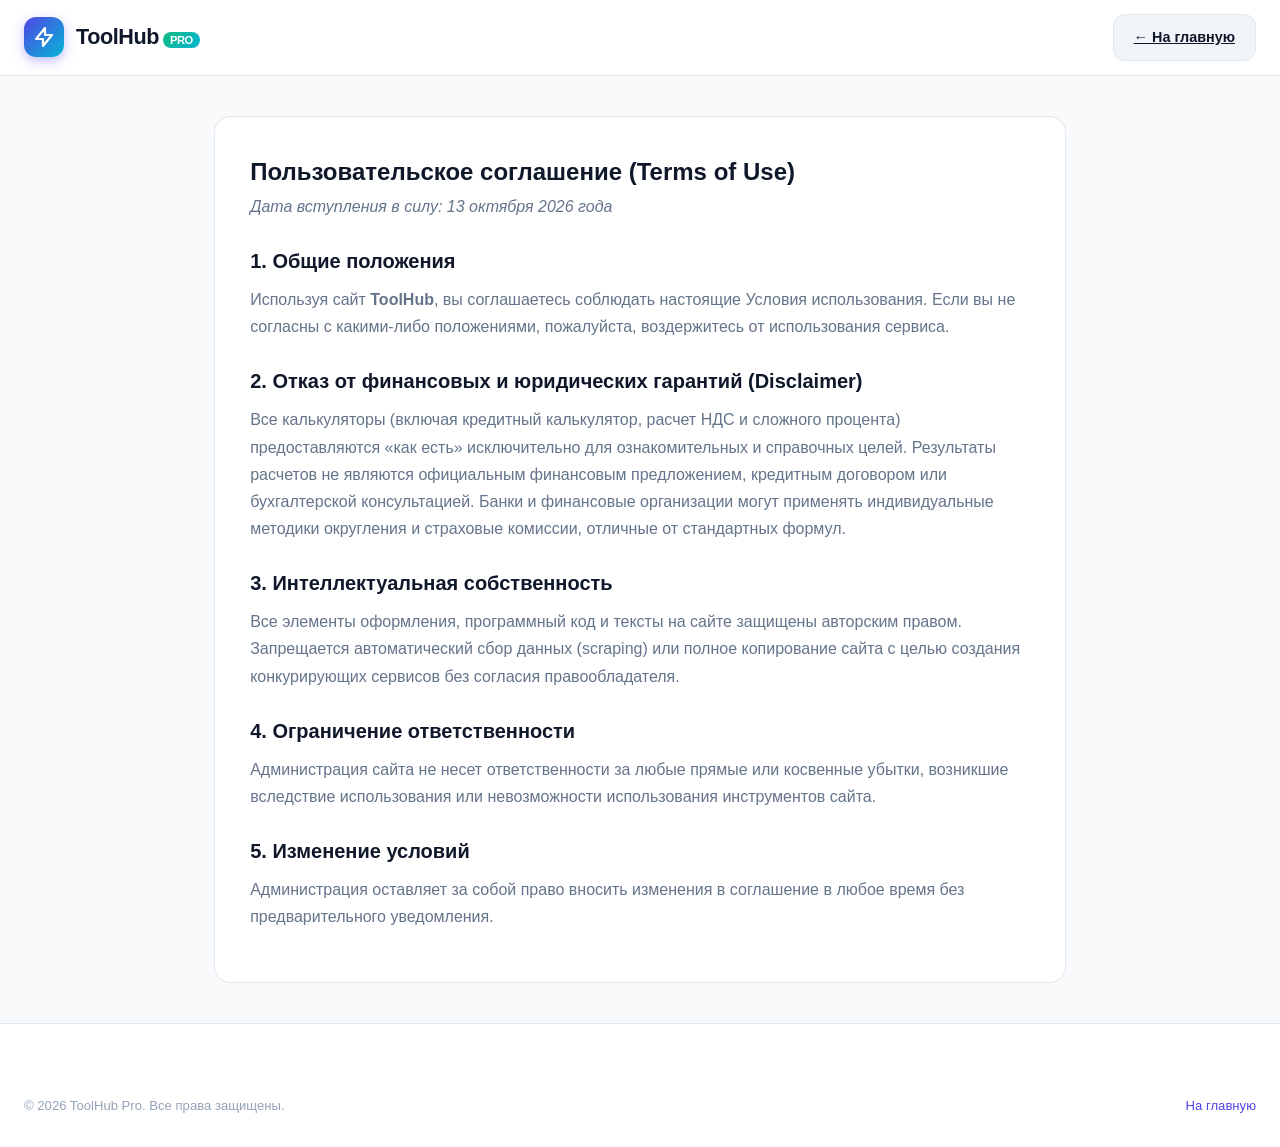
<file: terms.html>
<!DOCTYPE html>
<html lang="ru" data-theme="light">
<head>
  <meta charset="UTF-8">
  <meta name="viewport" content="width=device-width, initial-scale=1.0">
  <title>Пользовательское соглашение — ToolHub</title>
  <meta name="description" content="Условия использования и правила работы с сайтом полезных онлайн-инструментов ToolHub.">
  <link rel="stylesheet" href="css/style.css">
</head>
<body>
  <header class="site-header">
    <div class="header-container">
      <a href="index.html" class="brand">
        <div class="brand-icon">
          <svg width="24" height="24" fill="none" stroke="currentColor" stroke-width="2.2" viewBox="0 0 24 24">
            <path stroke-linecap="round" stroke-linejoin="round" d="M13 10V3L4 14h7v7l9-11h-7z"/>
          </svg>
        </div>
        <div>ToolHub<span class="badge-pro">PRO</span></div>
      </a>
      <div class="header-actions">
        <a href="index.html" class="btn-secondary">← На главную</a>
      </div>
    </div>
  </header>

  <main class="main-wrapper" style="max-width: 900px; padding: 2.5rem 1.5rem;">
    <article class="seo-content-section" style="margin-top: 0;">
      <h1>Пользовательское соглашение (Terms of Use)</h1>
      <p><em>Дата вступления в силу: 13 октября 2026 года</em></p>

      <h3>1. Общие положения</h3>
      <p>Используя сайт <strong>ToolHub</strong>, вы соглашаетесь соблюдать настоящие Условия использования. Если вы не согласны с какими-либо положениями, пожалуйста, воздержитесь от использования сервиса.</p>

      <h3>2. Отказ от финансовых и юридических гарантий (Disclaimer)</h3>
      <p>Все калькуляторы (включая кредитный калькулятор, расчет НДС и сложного процента) предоставляются «как есть» исключительно для ознакомительных и справочных целей. Результаты расчетов не являются официальным финансовым предложением, кредитным договором или бухгалтерской консультацией. Банки и финансовые организации могут применять индивидуальные методики округления и страховые комиссии, отличные от стандартных формул.</p>

      <h3>3. Интеллектуальная собственность</h3>
      <p>Все элементы оформления, программный код и тексты на сайте защищены авторским правом. Запрещается автоматический сбор данных (scraping) или полное копирование сайта с целью создания конкурирующих сервисов без согласия правообладателя.</p>

      <h3>4. Ограничение ответственности</h3>
      <p>Администрация сайта не несет ответственности за любые прямые или косвенные убытки, возникшие вследствие использования или невозможности использования инструментов сайта.</p>

      <h3>5. Изменение условий</h3>
      <p>Администрация оставляет за собой право вносить изменения в соглашение в любое время без предварительного уведомления.</p>
    </article>
  </main>

  <footer class="site-footer">
    <div class="footer-bottom" style="border: none;">
      <div>© 2026 ToolHub Pro. Все права защищены.</div>
      <div><a href="index.html" style="color: var(--primary); text-decoration: none;">На главную</a></div>
    </div>
  </footer>
</body>
</html>
</file>
<file: css/style.css>
/* ==========================================================================
   ToolHub Pro - Главные стили портала полезных онлайн-инструментов
   Оптимизировано для высокой скорости загрузки, SEO и рекламных сетей (РСЯ, AdSense)
   ========================================================================== */

:root {
  --primary: #4f46e5;
  --primary-hover: #4338ca;
  --primary-light: #eef2ff;
  --primary-dark: #3730a3;
  --accent: #06b6d4;
  --accent-green: #10b981;
  --accent-amber: #f59e0b;
  --accent-red: #ef4444;

  --bg-main: #f8fafc;
  --bg-card: #ffffff;
  --bg-subtle: #f1f5f9;
  --bg-input: #ffffff;
  --border: #e2e8f0;
  --border-focus: #818cf8;

  --text-main: #0f172a;
  --text-muted: #64748b;
  --text-light: #94a3b8;

  --shadow-sm: 0 1px 2px 0 rgb(0 0 0 / 0.05);
  --shadow-md: 0 4px 6px -1px rgb(0 0 0 / 0.07), 0 2px 4px -2px rgb(0 0 0 / 0.05);
  --shadow-lg: 0 10px 15px -3px rgb(0 0 0 / 0.08), 0 4px 6px -4px rgb(0 0 0 / 0.05);
  --shadow-xl: 0 20px 25px -5px rgb(0 0 0 / 0.1), 0 8px 10px -6px rgb(0 0 0 / 0.08);

  --radius-sm: 8px;
  --radius-md: 12px;
  --radius-lg: 16px;
  --radius-full: 9999px;

  --transition: all 0.2s cubic-bezier(0.4, 0, 0.2, 1);
  --font-sans: 'Inter', -apple-system, BlinkMacSystemFont, "Segoe UI", Roboto, "Helvetica Neue", Arial, sans-serif;
  --font-mono: ui-monospace, SFMono-Regular, Menlo, Monaco, Consolas, "Liberation Mono", monospace;
}

[data-theme="dark"] {
  --bg-main: #0b0f19;
  --bg-card: #131b2e;
  --bg-subtle: #1c2640;
  --bg-input: #172138;
  --border: #233152;
  --border-focus: #6366f1;

  --text-main: #f8fafc;
  --text-muted: #94a3b8;
  --text-light: #64748b;

  --primary-light: #1e1b4b;
  --shadow-sm: 0 1px 2px 0 rgb(0 0 0 / 0.5);
  --shadow-md: 0 4px 6px -1px rgb(0 0 0 / 0.4);
  --shadow-lg: 0 10px 15px -3px rgb(0 0 0 / 0.5);
}

*, *::before, *::after {
  box-sizing: border-box;
  margin: 0;
  padding: 0;
}

body {
  font-family: var(--font-sans);
  background-color: var(--bg-main);
  color: var(--text-main);
  line-height: 1.5;
  -webkit-font-smoothing: antialiased;
  min-height: 100vh;
  display: flex;
  flex-direction: column;
}

/* --------------------------------------------------------------------------
   Шапка (Header)
   -------------------------------------------------------------------------- */
.site-header {
  background: var(--bg-card);
  border-bottom: 1px solid var(--border);
  position: sticky;
  top: 0;
  z-index: 50;
  backdrop-filter: blur(12px);
}

.header-container {
  max-width: 1360px;
  margin: 0 auto;
  padding: 0.85rem 1.5rem;
  display: flex;
  align-items: center;
  justify-content: space-between;
  gap: 1.5rem;
}

.brand {
  display: flex;
  align-items: center;
  gap: 0.75rem;
  text-decoration: none;
  color: var(--text-main);
  font-weight: 800;
  font-size: 1.35rem;
  letter-spacing: -0.02em;
}

.brand-icon {
  width: 40px;
  height: 40px;
  background: linear-gradient(135deg, var(--primary), var(--accent));
  color: white;
  border-radius: var(--radius-md);
  display: flex;
  align-items: center;
  justify-content: center;
  box-shadow: 0 4px 12px rgba(79, 70, 229, 0.35);
}

.brand span.badge-pro {
  font-size: 0.7rem;
  font-weight: 700;
  background: linear-gradient(135deg, #10b981, #06b6d4);
  color: #fff;
  padding: 2px 7px;
  border-radius: var(--radius-full);
  text-transform: uppercase;
  margin-left: 4px;
}

.search-bar {
  flex: 1;
  max-width: 440px;
  position: relative;
}

.search-bar input {
  width: 100%;
  padding: 0.65rem 1rem 0.65rem 2.6rem;
  border-radius: var(--radius-full);
  border: 1px solid var(--border);
  background: var(--bg-subtle);
  color: var(--text-main);
  font-size: 0.9rem;
  transition: var(--transition);
}

.search-bar input:focus {
  outline: none;
  border-color: var(--border-focus);
  background: var(--bg-input);
  box-shadow: 0 0 0 3px rgba(99, 102, 241, 0.15);
}

.search-bar svg {
  position: absolute;
  left: 0.95rem;
  top: 50%;
  transform: translateY(-50%);
  color: var(--text-muted);
  width: 16px;
  height: 16px;
}

.header-actions {
  display: flex;
  align-items: center;
  gap: 0.75rem;
}

.btn-icon {
  background: var(--bg-subtle);
  border: 1px solid var(--border);
  color: var(--text-main);
  width: 40px;
  height: 40px;
  border-radius: var(--radius-md);
  cursor: pointer;
  display: flex;
  align-items: center;
  justify-content: center;
  transition: var(--transition);
}

.btn-icon:hover {
  background: var(--border);
  color: var(--primary);
}

/* --------------------------------------------------------------------------
   Рекламные слоты (Ad Slots: Leaderboard, Sidebar, In-Content)
   -------------------------------------------------------------------------- */
.ad-slot {
  margin: 1.25rem 0;
  display: flex;
  flex-direction: column;
  align-items: center;
  justify-content: center;
  background: var(--bg-card);
  border: 1px dashed var(--border);
  border-radius: var(--radius-md);
  position: relative;
  overflow: hidden;
  transition: var(--transition);
}

.ad-slot.ad-leaderboard {
  min-height: 95px;
  max-width: 970px;
  margin-left: auto;
  margin-right: auto;
}

.ad-slot.ad-sidebar {
  min-height: 280px;
  width: 100%;
}

.ad-slot.ad-incontent {
  min-height: 110px;
  width: 100%;
  margin: 1.75rem 0;
}

.ad-label {
  font-size: 0.68rem;
  text-transform: uppercase;
  letter-spacing: 0.06em;
  color: var(--text-light);
  margin-bottom: 4px;
}

.ad-placeholder {
  display: flex;
  flex-direction: column;
  align-items: center;
  justify-content: center;
  text-align: center;
  padding: 1rem;
  color: var(--text-muted);
  width: 100%;
  height: 100%;
  background: repeating-linear-gradient(
    45deg,
    rgba(0,0,0,0.015),
    rgba(0,0,0,0.015) 10px,
    rgba(0,0,0,0.03) 10px,
    rgba(0,0,0,0.03) 20px
  );
}

.ad-placeholder-badge {
  font-size: 0.75rem;
  font-weight: 600;
  padding: 0.2rem 0.6rem;
  background: var(--bg-subtle);
  border: 1px solid var(--border);
  border-radius: var(--radius-sm);
  color: var(--text-muted);
  margin-bottom: 0.35rem;
}

.ad-placeholder small {
  font-size: 0.72rem;
  color: var(--text-light);
}

/* --------------------------------------------------------------------------
   Главный контейнер и навигация категорий
   -------------------------------------------------------------------------- */
.main-wrapper {
  max-width: 1360px;
  width: 100%;
  margin: 0 auto;
  padding: 1.5rem;
  flex: 1;
}

.hero-banner {
  text-align: center;
  padding: 2.5rem 1rem 1.75rem;
  background: linear-gradient(180deg, var(--bg-card) 0%, transparent 100%);
  border-radius: var(--radius-lg);
  margin-bottom: 1.5rem;
  border: 1px solid var(--border);
}

.hero-banner h1 {
  font-size: 2.2rem;
  font-weight: 800;
  letter-spacing: -0.03em;
  margin-bottom: 0.6rem;
  background: linear-gradient(135deg, var(--text-main) 30%, var(--primary));
  -webkit-background-clip: text;
  -webkit-text-fill-color: transparent;
}

.hero-banner p {
  font-size: 1.05rem;
  color: var(--text-muted);
  max-width: 680px;
  margin: 0 auto 1.25rem;
}

.category-nav {
  display: flex;
  align-items: center;
  justify-content: center;
  gap: 0.5rem;
  flex-wrap: wrap;
  margin-bottom: 2rem;
}

.cat-pill {
  padding: 0.6rem 1.1rem;
  border-radius: var(--radius-full);
  border: 1px solid var(--border);
  background: var(--bg-card);
  color: var(--text-main);
  font-size: 0.88rem;
  font-weight: 600;
  cursor: pointer;
  display: flex;
  align-items: center;
  gap: 0.5rem;
  transition: var(--transition);
  box-shadow: var(--shadow-sm);
}

.cat-pill:hover {
  background: var(--bg-subtle);
  border-color: var(--border-focus);
  transform: translateY(-1px);
}

.cat-pill.active {
  background: var(--primary);
  color: #fff;
  border-color: var(--primary);
  box-shadow: 0 4px 12px rgba(79, 70, 229, 0.3);
}

/* --------------------------------------------------------------------------
   Сетка контента: Инструменты (Main) + Сайдбар (Sidebar)
   -------------------------------------------------------------------------- */
.layout-grid {
  display: grid;
  grid-template-columns: 1fr 340px;
  gap: 1.75rem;
  align-items: start;
}

@media (max-width: 1024px) {
  .layout-grid {
    grid-template-columns: 1fr;
  }
}

/* --------------------------------------------------------------------------
   Каталог карточек инструментов (Grid View)
   -------------------------------------------------------------------------- */
.tools-grid {
  display: grid;
  grid-template-columns: repeat(auto-fill, minmax(290px, 1fr));
  gap: 1.25rem;
  margin-bottom: 2rem;
}

.tool-card {
  background: var(--bg-card);
  border: 1px solid var(--border);
  border-radius: var(--radius-lg);
  padding: 1.4rem;
  cursor: pointer;
  transition: var(--transition);
  display: flex;
  flex-direction: column;
  position: relative;
  box-shadow: var(--shadow-sm);
}

.tool-card:hover {
  transform: translateY(-4px);
  border-color: var(--border-focus);
  box-shadow: var(--shadow-lg);
}

.tool-card-icon {
  width: 46px;
  height: 46px;
  border-radius: var(--radius-md);
  display: flex;
  align-items: center;
  justify-content: center;
  font-size: 1.4rem;
  margin-bottom: 1rem;
}

.icon-blue { background: #eff6ff; color: #2563eb; }
.icon-green { background: #ecfdf5; color: #059669; }
.icon-amber { background: #fffbeb; color: #d97706; }
.icon-purple { background: #faf5ff; color: #7c3aed; }
.icon-rose { background: #fff1f2; color: #e11d48; }
.icon-indigo { background: #eef2ff; color: #4f46e5; }

[data-theme="dark"] .icon-blue { background: rgba(37, 99, 235, 0.2); color: #60a5fa; }
[data-theme="dark"] .icon-green { background: rgba(5, 150, 105, 0.2); color: #34d399; }
[data-theme="dark"] .icon-amber { background: rgba(217, 119, 6, 0.2); color: #fbbf24; }
[data-theme="dark"] .icon-purple { background: rgba(124, 58, 237, 0.2); color: #c084fc; }
[data-theme="dark"] .icon-rose { background: rgba(225, 29, 72, 0.2); color: #fb7185; }
[data-theme="dark"] .icon-indigo { background: rgba(79, 70, 229, 0.2); color: #a5b4fc; }

.tool-card h3 {
  font-size: 1.1rem;
  font-weight: 700;
  margin-bottom: 0.35rem;
}

.tool-card p {
  font-size: 0.85rem;
  color: var(--text-muted);
  line-height: 1.4;
  flex: 1;
}

.tool-card .badge {
  font-size: 0.72rem;
  font-weight: 600;
  padding: 0.2rem 0.5rem;
  border-radius: var(--radius-sm);
  background: var(--bg-subtle);
  color: var(--text-muted);
  width: fit-content;
  margin-top: 1rem;
}

/* --------------------------------------------------------------------------
   Рабочая область активного инструмента (Tool Workspace Modal/View)
   -------------------------------------------------------------------------- */
.active-tool-workspace {
  background: var(--bg-card);
  border: 1px solid var(--border);
  border-radius: var(--radius-lg);
  padding: 2rem;
  margin-bottom: 2rem;
  box-shadow: var(--shadow-md);
  display: none;
}

.active-tool-workspace.visible {
  display: block;
  animation: fadeIn 0.3s ease;
}

@keyframes fadeIn {
  from { opacity: 0; transform: translateY(6px); }
  to { opacity: 1; transform: translateY(0); }
}

.workspace-header {
  display: flex;
  align-items: center;
  justify-content: space-between;
  border-bottom: 1px solid var(--border);
  padding-bottom: 1.25rem;
  margin-bottom: 1.75rem;
}

.workspace-title-group {
  display: flex;
  align-items: center;
  gap: 1rem;
}

.btn-close-tool {
  background: var(--bg-subtle);
  border: 1px solid var(--border);
  color: var(--text-muted);
  padding: 0.45rem 0.9rem;
  border-radius: var(--radius-md);
  cursor: pointer;
  font-size: 0.85rem;
  font-weight: 600;
  display: flex;
  align-items: center;
  gap: 0.4rem;
  transition: var(--transition);
}

.btn-close-tool:hover {
  background: var(--border);
  color: var(--text-main);
}

/* Формы, Инпуты, Кнопки */
.form-group {
  margin-bottom: 1.25rem;
}

.form-label {
  display: block;
  font-size: 0.88rem;
  font-weight: 600;
  margin-bottom: 0.4rem;
  color: var(--text-main);
}

.form-input, .form-select, .form-textarea {
  width: 100%;
  padding: 0.75rem 1rem;
  border-radius: var(--radius-md);
  border: 1px solid var(--border);
  background: var(--bg-input);
  color: var(--text-main);
  font-family: var(--font-sans);
  font-size: 0.95rem;
  transition: var(--transition);
}

.form-input:focus, .form-select:focus, .form-textarea:focus {
  outline: none;
  border-color: var(--border-focus);
  box-shadow: 0 0 0 3px rgba(99, 102, 241, 0.18);
}

.form-range {
  width: 100%;
  accent-color: var(--primary);
  cursor: pointer;
}

.input-row {
  display: grid;
  grid-template-columns: repeat(auto-fit, minmax(200px, 1fr));
  gap: 1rem;
}

.btn-primary {
  background: var(--primary);
  color: #fff;
  border: none;
  padding: 0.75rem 1.5rem;
  border-radius: var(--radius-md);
  font-size: 0.95rem;
  font-weight: 600;
  cursor: pointer;
  transition: var(--transition);
  display: inline-flex;
  align-items: center;
  justify-content: center;
  gap: 0.5rem;
}

.btn-primary:hover {
  background: var(--primary-hover);
  box-shadow: 0 4px 12px rgba(79, 70, 229, 0.35);
}

.btn-secondary {
  background: var(--bg-subtle);
  color: var(--text-main);
  border: 1px solid var(--border);
  padding: 0.75rem 1.25rem;
  border-radius: var(--radius-md);
  font-size: 0.9rem;
  font-weight: 600;
  cursor: pointer;
  transition: var(--transition);
  display: inline-flex;
  align-items: center;
  gap: 0.5rem;
}

.btn-secondary:hover {
  background: var(--border);
}

/* Результаты расчетов */
.result-box {
  background: var(--bg-subtle);
  border: 1px solid var(--border);
  border-radius: var(--radius-lg);
  padding: 1.5rem;
  margin-top: 1.5rem;
}

.result-stat-grid {
  display: grid;
  grid-template-columns: repeat(auto-fit, minmax(180px, 1fr));
  gap: 1rem;
  margin-top: 1rem;
}

.stat-card {
  background: var(--bg-card);
  border: 1px solid var(--border);
  border-radius: var(--radius-md);
  padding: 1.1rem;
  text-align: center;
}

.stat-label {
  font-size: 0.78rem;
  color: var(--text-muted);
  text-transform: uppercase;
  font-weight: 600;
  margin-bottom: 0.35rem;
}

.stat-value {
  font-size: 1.5rem;
  font-weight: 800;
  color: var(--primary);
}

.stat-value.highlight-green { color: var(--accent-green); }
.stat-value.highlight-amber { color: var(--accent-amber); }
.stat-value.highlight-red { color: var(--accent-red); }

/* Таблица платежей/графика */
.table-responsive {
  overflow-x: auto;
  margin-top: 1.5rem;
  max-height: 350px;
}

.custom-table {
  width: 100%;
  border-collapse: collapse;
  font-size: 0.88rem;
  text-align: left;
}

.custom-table th {
  background: var(--bg-card);
  padding: 0.75rem 1rem;
  border-bottom: 2px solid var(--border);
  position: sticky;
  top: 0;
  font-weight: 700;
}

.custom-table td {
  padding: 0.65rem 1rem;
  border-bottom: 1px solid var(--border);
}

.custom-table tr:hover {
  background: rgba(99, 102, 241, 0.05);
}

/* --------------------------------------------------------------------------
   Сайдбар (Sticky Sidebar)
   -------------------------------------------------------------------------- */
.sidebar {
  display: flex;
  flex-direction: column;
  gap: 1.5rem;
  position: sticky;
  top: 5rem;
}

.sidebar-card {
  background: var(--bg-card);
  border: 1px solid var(--border);
  border-radius: var(--radius-lg);
  padding: 1.25rem;
  box-shadow: var(--shadow-sm);
}

.sidebar-card h4 {
  font-size: 1rem;
  font-weight: 700;
  margin-bottom: 1rem;
  display: flex;
  align-items: center;
  gap: 0.5rem;
}

.quick-links-list {
  list-style: none;
  display: flex;
  flex-direction: column;
  gap: 0.5rem;
}

.quick-links-list li a {
  display: flex;
  align-items: center;
  justify-content: space-between;
  padding: 0.55rem 0.75rem;
  border-radius: var(--radius-md);
  color: var(--text-main);
  text-decoration: none;
  font-size: 0.88rem;
  font-weight: 500;
  transition: var(--transition);
}

.quick-links-list li a:hover {
  background: var(--bg-subtle);
  color: var(--primary);
  padding-left: 0.95rem;
}

/* --------------------------------------------------------------------------
   SEO Статьи и FAQ (Критично для прохождения модерации в AdSense / РСЯ!)
   -------------------------------------------------------------------------- */
.seo-content-section {
  background: var(--bg-card);
  border: 1px solid var(--border);
  border-radius: var(--radius-lg);
  padding: 2.2rem;
  margin-top: 3rem;
  line-height: 1.7;
}

.seo-content-section h2 {
  font-size: 1.6rem;
  font-weight: 800;
  margin-bottom: 1rem;
}

.seo-content-section h3 {
  font-size: 1.25rem;
  font-weight: 700;
  margin: 1.5rem 0 0.5rem;
}

.seo-content-section p {
  color: var(--text-muted);
  margin-bottom: 1rem;
}

.faq-list {
  margin-top: 1.5rem;
  display: flex;
  flex-direction: column;
  gap: 0.75rem;
}

.faq-item {
  border: 1px solid var(--border);
  border-radius: var(--radius-md);
  overflow: hidden;
}

.faq-question {
  padding: 1rem 1.25rem;
  font-weight: 600;
  cursor: pointer;
  background: var(--bg-subtle);
  display: flex;
  justify-content: space-between;
  align-items: center;
}

.faq-answer {
  padding: 1.25rem;
  color: var(--text-muted);
  font-size: 0.92rem;
  display: none;
  background: var(--bg-card);
  border-top: 1px solid var(--border);
}

.faq-item.open .faq-answer {
  display: block;
}

/* --------------------------------------------------------------------------
   Футер (Footer)
   -------------------------------------------------------------------------- */
.site-footer {
  background: var(--bg-card);
  border-top: 1px solid var(--border);
  margin-top: auto;
  padding: 3rem 1.5rem 2rem;
}

.footer-container {
  max-width: 1360px;
  margin: 0 auto;
  display: grid;
  grid-template-columns: 2fr 1fr 1fr 1fr;
  gap: 2.5rem;
  margin-bottom: 2.5rem;
}

@media (max-width: 768px) {
  .footer-container {
    grid-template-columns: 1fr;
    gap: 1.75rem;
  }
}

.footer-col h5 {
  font-size: 0.95rem;
  font-weight: 700;
  margin-bottom: 1rem;
  color: var(--text-main);
}

.footer-links {
  list-style: none;
  display: flex;
  flex-direction: column;
  gap: 0.6rem;
}

.footer-links a {
  color: var(--text-muted);
  text-decoration: none;
  font-size: 0.88rem;
  transition: var(--transition);
}

.footer-links a:hover {
  color: var(--primary);
}

.footer-bottom {
  max-width: 1360px;
  margin: 0 auto;
  padding-top: 1.5rem;
  border-top: 1px solid var(--border);
  display: flex;
  justify-content: space-between;
  align-items: center;
  flex-wrap: wrap;
  gap: 1rem;
  font-size: 0.82rem;
  color: var(--text-light);
}

/* --------------------------------------------------------------------------
   Вспомогательные утилиты и тосты (Уведомления копирования)
   -------------------------------------------------------------------------- */
.toast {
  position: fixed;
  bottom: 24px;
  right: 24px;
  background: #0f172a;
  color: #fff;
  padding: 0.75rem 1.25rem;
  border-radius: var(--radius-md);
  box-shadow: var(--shadow-xl);
  font-size: 0.88rem;
  font-weight: 600;
  display: flex;
  align-items: center;
  gap: 0.5rem;
  z-index: 9999;
  opacity: 0;
  transform: translateY(16px);
  pointer-events: none;
  transition: all 0.3s cubic-bezier(0.16, 1, 0.3, 1);
}

.toast.show {
  opacity: 1;
  transform: translateY(0);
}

/* Чекбоксы и переключатели */
.checkbox-group {
  display: grid;
  grid-template-columns: repeat(auto-fit, minmax(180px, 1fr));
  gap: 0.75rem;
  margin: 1rem 0;
}

.custom-checkbox {
  display: flex;
  align-items: center;
  gap: 0.6rem;
  cursor: pointer;
  font-size: 0.9rem;
  user-select: none;
}

.custom-checkbox input {
  width: 18px;
  height: 18px;
  accent-color: var(--primary);
  cursor: pointer;
}

/* QR Canvas превью */
.qr-preview-box {
  display: flex;
  flex-direction: column;
  align-items: center;
  justify-content: center;
  padding: 1.5rem;
  background: var(--bg-card);
  border: 1px solid var(--border);
  border-radius: var(--radius-md);
  margin-top: 1rem;
}

#qrCanvas {
  max-width: 100%;
  border-radius: var(--radius-sm);
  box-shadow: var(--shadow-sm);
}

/* Индикатор пароля */
.password-strength-bar {
  height: 6px;
  border-radius: var(--radius-full);
  background: var(--border);
  margin-top: 0.5rem;
  overflow: hidden;
}

.password-strength-fill {
  height: 100%;
  width: 0%;
  transition: width 0.3s ease, background-color 0.3s ease;
}
</file>
